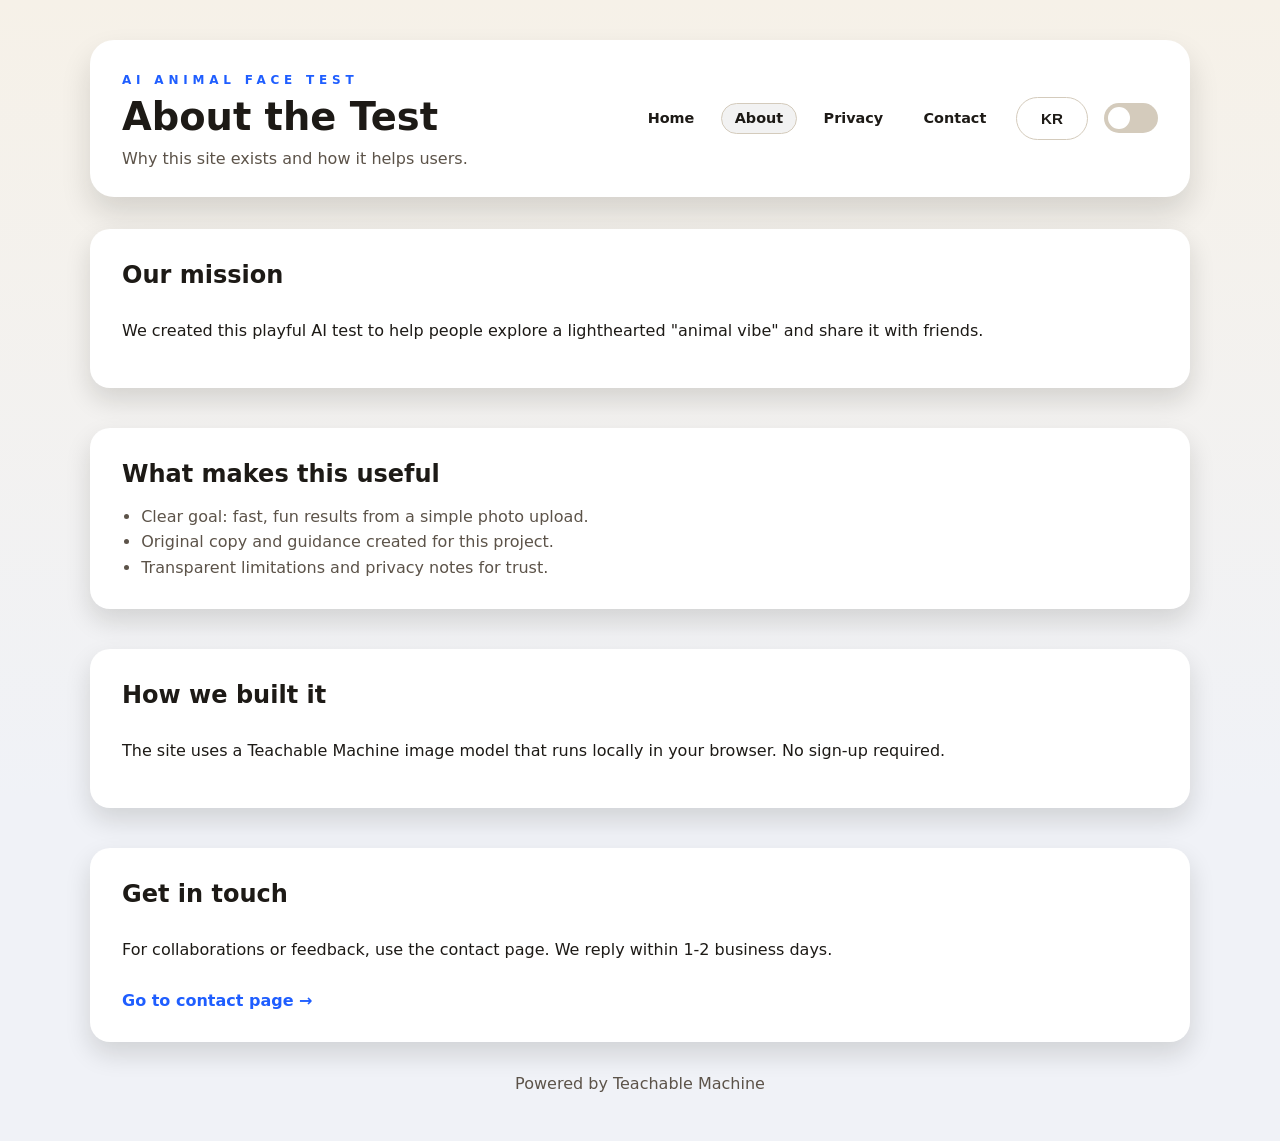
<file: about.html>
<!DOCTYPE html>
<html lang="en">
<head>
    <meta charset="UTF-8">
    <meta name="viewport" content="width=device-width, initial-scale=1.0">
    <meta name="google-adsense-account" content="ca-pub-6255813143992597">
    <title>About - AI Animal Face Test</title>
    <meta name="description" content="Learn more about the AI Animal Face Test, our mission, and how we built this fun and playful tool.">
    <meta property="og:title" content="About - AI Animal Face Test">
    <meta property="og:description" content="Learn more about the AI Animal Face Test, our mission, and how we built this fun and playful tool.">
    <meta property="og:image" content="https://product-2m0.pages.dev/preview.jpg">
    <meta property="og:url" content="https://product-2m0.pages.dev/about.html">
    <meta property="og:type" content="website">
    <meta name="twitter:card" content="summary_large_image">
    <meta name="twitter:title" content="About - AI Animal Face Test">
    <meta name="twitter:description" content="Learn more about the AI Animal Face Test, our mission, and how we built this fun and playful tool.">
    <meta name="twitter:image" content="https://product-2m0.pages.dev/preview.jpg">
    <link rel="canonical" href="https://product-2m0.pages.dev/about.html">
    <link rel="icon" href="favicon.ico" type="image/x-icon">
    <script async src="https://pagead2.googlesyndication.com/pagead/js/adsbygoogle.js?client=ca-pub-6255813143992597"
        crossorigin="anonymous"></script>
    <link rel="preload" href="style.css" as="style" onload="this.onload=null;this.rel='stylesheet'">
    <noscript><link rel="stylesheet" href="style.css"></noscript>
    <!-- Google tag (gtag.js) -->
    <script async src="https://www.googletagmanager.com/gtag/js?id=G-5FQBLVMGWJ"></script>
    <script>
      window.dataLayer = window.dataLayer || [];
      function gtag(){dataLayer.push(arguments);}
      gtag('js', new Date());

      gtag('config', 'G-5FQBLVMGWJ');
    </script>
    <script type="text/javascript">
        (function(c,l,a,r,i,t,y){
            c[a]=c[a]||function(){(c[a].q=c[a].q||[]).push(arguments)};
            t=l.createElement(r);t.async=1;t.src="https://www.clarity.ms/tag/"+i;
            y=l.getElementsByTagName(r)[0];y.parentNode.insertBefore(t,y);
        })(window, document, "clarity", "script", "v5qmtivxlv");
    </script>
    <script type="application/ld+json">
    {
      "@context": "https://schema.org",
      "@type": "WebPage",
      "url": "https://product-2m0.pages.dev/about.html",
      "name": "About - AI Animal Face Test",
      "description": "Learn more about the AI Animal Face Test, our mission, and how we built this fun and playful tool."
    }
    </script>
</head>
<body>
    <header class="topbar">
        <div class="brand">
            <span class="brand-kicker" data-i18n="kicker">AI Animal Face Test</span>
            <h1 data-i18n="aboutPageTitle">About the Test</h1>
            <p data-i18n="aboutPageSubtitle">Why this site exists and how it helps users.</p>
        </div>
        <div class="topbar-actions">
            <nav class="topbar-nav">
                <a href="index.html" data-i18n="navHome">Home</a>
                <a href="about.html" class="active" data-i18n="navAbout">About</a>
                <a href="privacy.html" data-i18n="navPrivacy">Privacy</a>
                <a href="contact.html" data-i18n="navContact">Contact</a>
            </nav>
            <button id="language-toggle" class="ghost">KR</button>
            <label class="theme-switch">
                <input type="checkbox" id="theme-toggle">
                <span class="slider"></span>
            </label>
        </div>
    </header>

    <main class="page content-page">
        <section class="card content-card">
            <h2 data-i18n="aboutMissionTitle">Our mission</h2>
            <p data-i18n="aboutMissionBody">We created this playful AI test to help people explore a lighthearted "animal vibe" and share it with friends.</p>
        </section>
        <section class="card content-card">
            <h2 data-i18n="aboutValueTitle">What makes this useful</h2>
            <ul class="content-list">
                <li data-i18n="aboutValueItem1">Clear goal: fast, fun results from a simple photo upload.</li>
                <li data-i18n="aboutValueItem2">Original copy and guidance created for this project.</li>
                <li data-i18n="aboutValueItem3">Transparent limitations and privacy notes for trust.</li>
            </ul>
        </section>
        <section class="card content-card">
            <h2 data-i18n="aboutHowTitle">How we built it</h2>
            <p data-i18n="aboutHowBody">The site uses a Teachable Machine image model that runs locally in your browser. No sign-up required.</p>
        </section>
        <section class="card content-card">
            <h2 data-i18n="aboutContactTitle">Get in touch</h2>
            <p data-i18n="aboutContactBody">For collaborations or feedback, use the contact page. We reply within 1-2 business days.</p>
            <a class="text-link" href="contact.html" data-i18n="aboutContactLink">Go to contact page →</a>
        </section>
    </main>

    <footer class="footer">
        <span data-i18n="footer">Powered by Teachable Machine</span>
    </footer>

    <script type="module" src="main.js"></script>
</body>
</html>
</file>
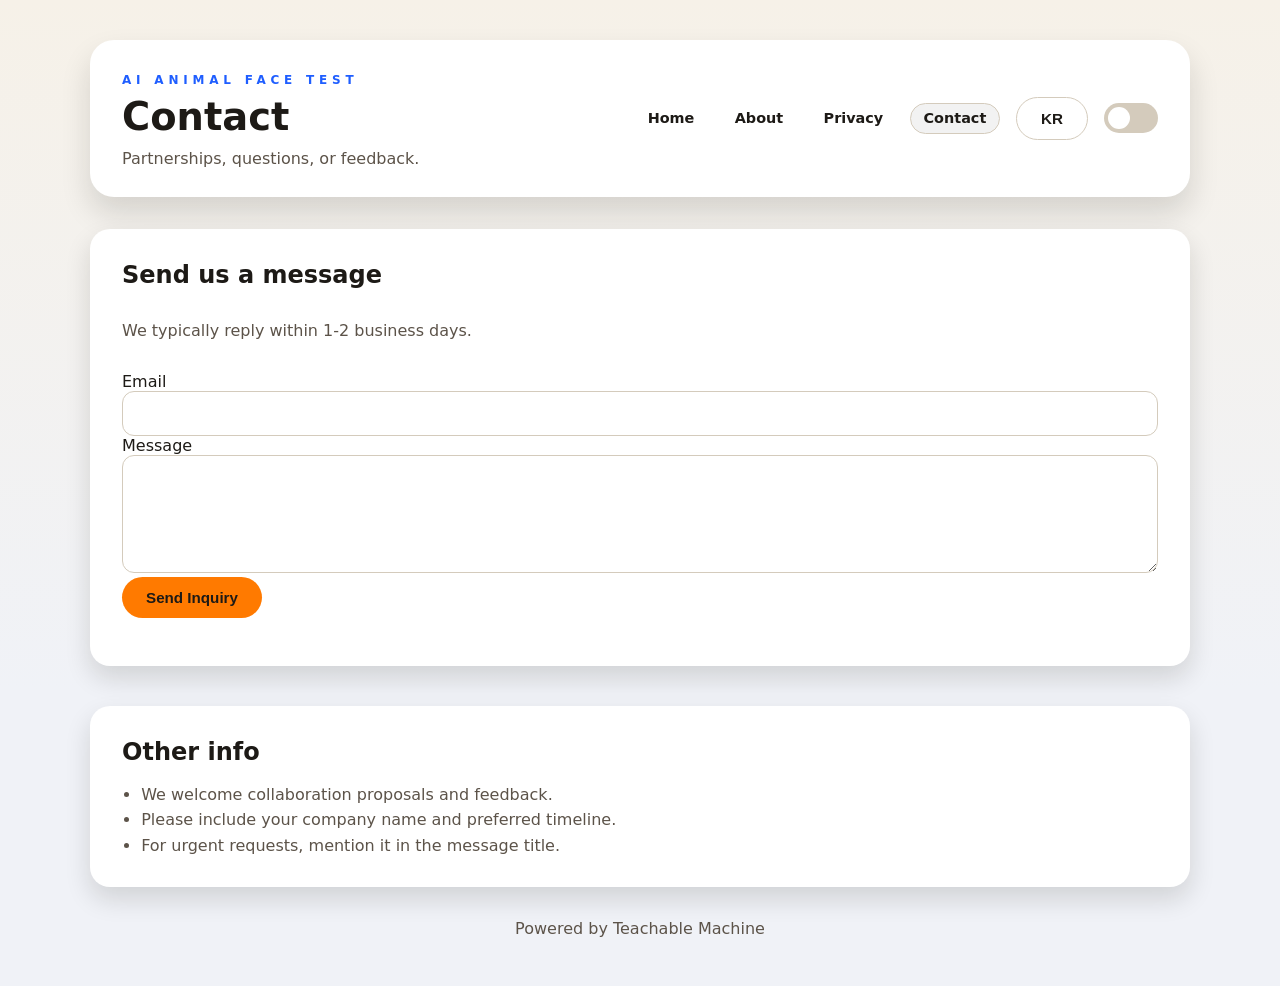
<file: contact.html>
<!DOCTYPE html>
<html lang="en">
<head>
    <meta charset="UTF-8">
    <meta name="viewport" content="width=device-width, initial-scale=1.0">
    <meta name="google-adsense-account" content="ca-pub-6255813143992597">
    <title>Contact Us - AI Animal Face Test</title>
    <meta name="description" content="Contact us for partnerships, questions, or feedback about the AI Animal Face Test.">
    <meta property="og:title" content="Contact Us - AI Animal Face Test">
    <meta property="og:description" content="Contact us for partnerships, questions, or feedback about the AI Animal Face Test.">
    <meta property="og:image" content="https://product-2m0.pages.dev/preview.jpg">
    <meta property="og:url" content="https://product-2m0.pages.dev/contact.html">
    <meta property="og:type" content="website">
    <meta name="twitter:card" content="summary_large_image">
    <meta name="twitter:title" content="Contact Us - AI Animal Face Test">
    <meta name="twitter:description" content="Contact us for partnerships, questions, or feedback about the AI Animal Face Test.">
    <meta name="twitter:image" content="https://product-2m0.pages.dev/preview.jpg">
    <link rel="canonical" href="https://product-2m0.pages.dev/contact.html">
    <link rel="icon" href="favicon.ico" type="image/x-icon">
    <script async src="https://pagead2.googlesyndication.com/pagead/js/adsbygoogle.js?client=ca-pub-6255813143992597"
        crossorigin="anonymous"></script>
    <link rel="preload" href="style.css" as="style" onload="this.onload=null;this.rel='stylesheet'">
    <noscript><link rel="stylesheet" href="style.css"></noscript>
    <!-- Google tag (gtag.js) -->
    <script async src="https://www.googletagmanager.com/gtag/js?id=G-5FQBLVMGWJ"></script>
    <script>
      window.dataLayer = window.dataLayer || [];
      function gtag(){dataLayer.push(arguments);}
      gtag('js', new Date());

      gtag('config', 'G-5FQBLVMGWJ');
    </script>
    <script type="text/javascript">
        (function(c,l,a,r,i,t,y){
            c[a]=c[a]||function(){(c[a].q=c[a].q||[]).push(arguments)};
            t=l.createElement(r);t.async=1;t.src="https://www.clarity.ms/tag/"+i;
            y=l.getElementsByTagName(r)[0];y.parentNode.insertBefore(t,y);
        })(window, document, "clarity", "script", "v5qmtivxlv");
    </script>
    <script type="application/ld+json">
    {
      "@context": "https://schema.org",
      "@type": "WebPage",
      "url": "https://product-2m0.pages.dev/contact.html",
      "name": "Contact Us - AI Animal Face Test",
      "description": "Contact us for partnerships, questions, or feedback about the AI Animal Face Test."
    }
    </script>
</head>
<body>
    <header class="topbar">
        <div class="brand">
            <span class="brand-kicker" data-i18n="kicker">AI Animal Face Test</span>
            <h1 data-i18n="contactPageTitle">Contact</h1>
            <p data-i18n="contactPageSubtitle">Partnerships, questions, or feedback.</p>
        </div>
        <div class="topbar-actions">
            <nav class="topbar-nav">
                <a href="index.html" data-i18n="navHome">Home</a>
                <a href="about.html" data-i18n="navAbout">About</a>
                <a href="privacy.html" data-i18n="navPrivacy">Privacy</a>
                <a href="contact.html" class="active" data-i18n="navContact">Contact</a>
            </nav>
            <button id="language-toggle" class="ghost">KR</button>
            <label class="theme-switch">
                <input type="checkbox" id="theme-toggle">
                <span class="slider"></span>
            </label>
        </div>
    </header>

    <main class="page content-page">
        <section class="card content-card">
            <h2 data-i18n="contactFormTitle">Send us a message</h2>
            <p class="muted" data-i18n="contactFormHint">We typically reply within 1-2 business days.</p>
            <form id="inquiry-form" action="https://formspree.io/f/mzdebved" method="POST">
                <label for="email" data-i18n="emailLabel">Email</label>
                <input type="email" id="email" name="email" required>

                <label for="message" data-i18n="messageLabel">Message</label>
                <textarea id="message" name="message" rows="5" required></textarea>

                <button type="submit" data-i18n="submitButton">Send Inquiry</button>
            </form>
            <div id="form-status" class="form-status"></div>
        </section>
        <section class="card content-card">
            <h2 data-i18n="contactOtherTitle">Other info</h2>
            <ul class="content-list">
                <li data-i18n="contactOtherItem1">We welcome collaboration proposals and feedback.</li>
                <li data-i18n="contactOtherItem2">Please include your company name and preferred timeline.</li>
                <li data-i18n="contactOtherItem3">For urgent requests, mention it in the message title.</li>
            </ul>
        </section>
    </main>

    <footer class="footer">
        <span data-i18n="footer">Powered by Teachable Machine</span>
    </footer>

    <script type="module" src="main.js"></script>
</body>
</html>
</file>
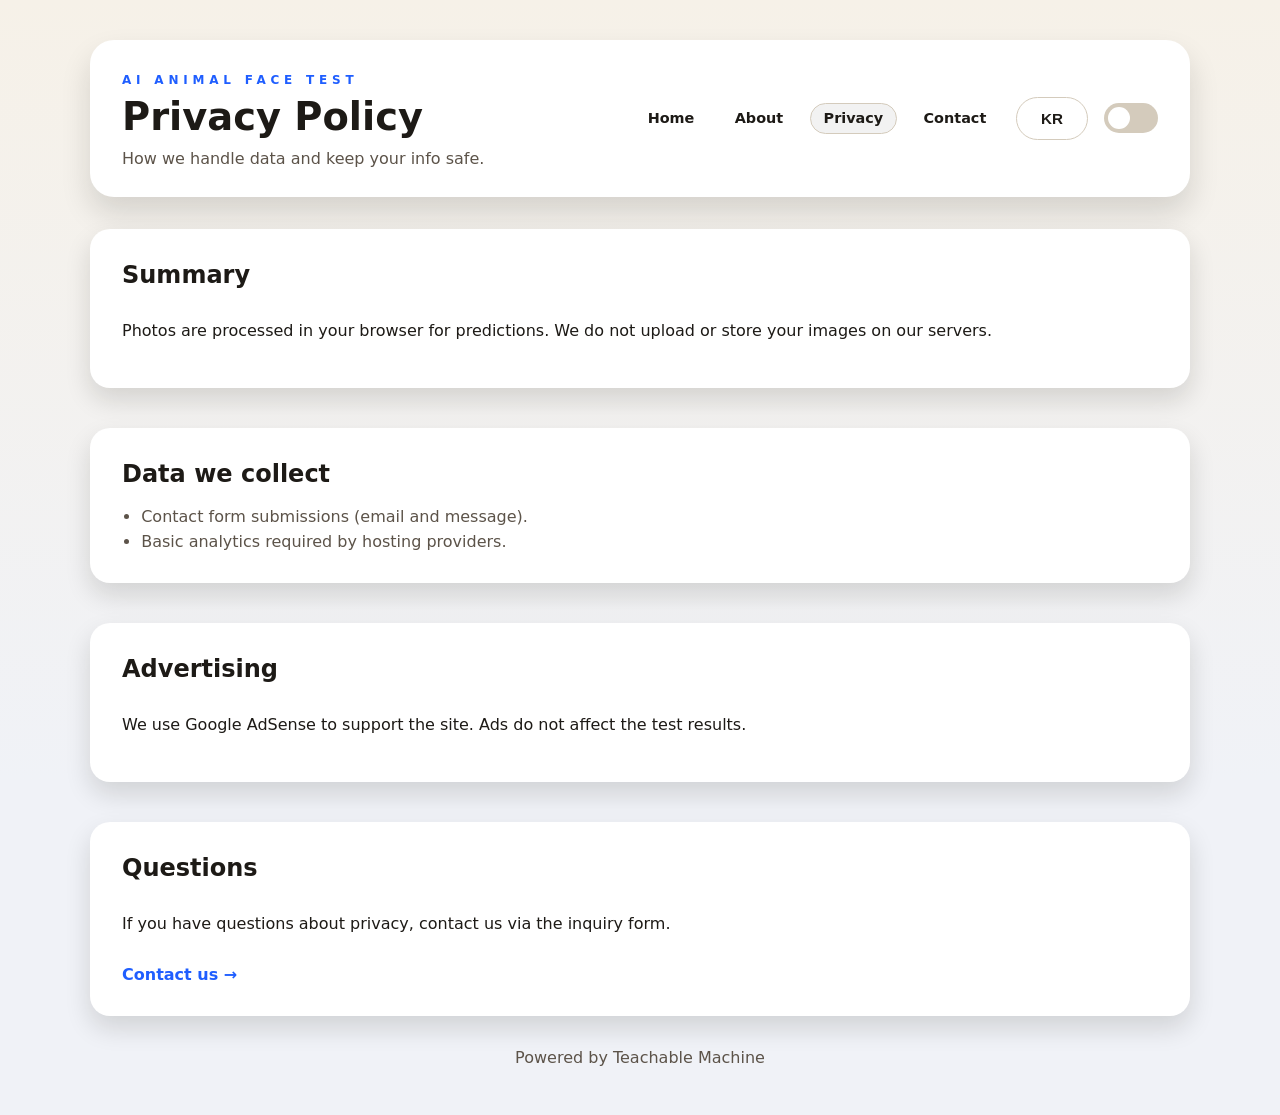
<file: privacy.html>
<!DOCTYPE html>
<html lang="en">
<head>
    <meta charset="UTF-8">
    <meta name="viewport" content="width=device-width, initial-scale=1.0">
    <meta name="google-adsense-account" content="ca-pub-6255813143992597">
    <title>Privacy Policy - AI Animal Face Test</title>
    <meta name="description" content="Read our privacy policy to understand how we handle your data and protect your privacy on the AI Animal Face Test website.">
    <meta property="og:title" content="Privacy Policy - AI Animal Face Test">
    <meta property="og:description" content="Read our privacy policy to understand how we handle your data and protect your privacy on the AI Animal Face Test website.">
    <meta property="og:image" content="https://product-2m0.pages.dev/preview.jpg">
    <meta property="og:url" content="https://product-2m0.pages.dev/privacy.html">
    <meta property="og:type" content="website">
    <meta name="twitter:card" content="summary_large_image">
    <meta name="twitter:title" content="Privacy Policy - AI Animal Face Test">
    <meta name="twitter:description" content="Read our privacy policy to understand how we handle your data and protect your privacy on the AI Animal Face Test website.">
    <meta name="twitter:image" content="https://product-2m0.pages.dev/preview.jpg">
    <link rel="canonical" href="https://product-2m0.pages.dev/privacy.html">
    <link rel="icon" href="favicon.ico" type="image/x-icon">
    <script async src="https://pagead2.googlesyndication.com/pagead/js/adsbygoogle.js?client=ca-pub-6255813143992597"
        crossorigin="anonymous"></script>
    <link rel="preload" href="style.css" as="style" onload="this.onload=null;this.rel='stylesheet'">
    <noscript><link rel="stylesheet" href="style.css"></noscript>
    <!-- Google tag (gtag.js) -->
    <script async src="https://www.googletagmanager.com/gtag/js?id=G-5FQBLVMGWJ"></script>
    <script>
      window.dataLayer = window.dataLayer || [];
      function gtag(){dataLayer.push(arguments);}
      gtag('js', new Date());

      gtag('config', 'G-5FQBLVMGWJ');
    </script>
    <script type="text/javascript">
        (function(c,l,a,r,i,t,y){
            c[a]=c[a]||function(){(c[a].q=c[a].q||[]).push(arguments)};
            t=l.createElement(r);t.async=1;t.src="https://www.clarity.ms/tag/"+i;
            y=l.getElementsByTagName(r)[0];y.parentNode.insertBefore(t,y);
        })(window, document, "clarity", "script", "v5qmtivxlv");
    </script>
    <script type="application/ld+json">
    {
      "@context": "https://schema.org",
      "@type": "WebPage",
      "url": "https://product-2m0.pages.dev/privacy.html",
      "name": "Privacy Policy - AI Animal Face Test",
      "description": "Read our privacy policy to understand how we handle your data and protect your privacy on the AI Animal Face Test website."
    }
    </script>
</head>
<body>
    <header class="topbar">
        <div class="brand">
            <span class="brand-kicker" data-i18n="kicker">AI Animal Face Test</span>
            <h1 data-i18n="privacyPageTitle">Privacy Policy</h1>
            <p data-i18n="privacyPageSubtitle">How we handle data and keep your info safe.</p>
        </div>
        <div class="topbar-actions">
            <nav class="topbar-nav">
                <a href="index.html" data-i18n="navHome">Home</a>
                <a href="about.html" data-i18n="navAbout">About</a>
                <a href="privacy.html" class="active" data-i18n="navPrivacy">Privacy</a>
                <a href="contact.html" data-i18n="navContact">Contact</a>
            </nav>
            <button id="language-toggle" class="ghost">KR</button>
            <label class="theme-switch">
                <input type="checkbox" id="theme-toggle">
                <span class="slider"></span>
            </label>
        </div>
    </header>

    <main class="page content-page">
        <section class="card content-card">
            <h2 data-i18n="privacyPolicyTitle">Summary</h2>
            <p data-i18n="privacyPolicyBody">Photos are processed in your browser for predictions. We do not upload or store your images on our servers.</p>
        </section>
        <section class="card content-card">
            <h2 data-i18n="privacyDataTitle">Data we collect</h2>
            <ul class="content-list">
                <li data-i18n="privacyDataItem1">Contact form submissions (email and message).</li>
                <li data-i18n="privacyDataItem2">Basic analytics required by hosting providers.</li>
            </ul>
        </section>
        <section class="card content-card">
            <h2 data-i18n="privacyAdsTitle">Advertising</h2>
            <p data-i18n="privacyAdsBody">We use Google AdSense to support the site. Ads do not affect the test results.</p>
        </section>
        <section class="card content-card">
            <h2 data-i18n="privacyContactTitle">Questions</h2>
            <p data-i18n="privacyContactBody">If you have questions about privacy, contact us via the inquiry form.</p>
            <a class="text-link" href="contact.html" data-i18n="privacyContactLink">Contact us →</a>
        </section>
    </main>

    <footer class="footer">
        <span data-i18n="footer">Powered by Teachable Machine</span>
    </footer>

    <script type="module" src="main.js"></script>
</body>
</html>
</file>
<file: style.css>
:root {
    --bg-color: #f6f1e8;
    --text-color: #1d1a16;
    --muted-text: #5c5349;
    --card-bg: #ffffff;
    --border-color: #d4cbbc;
    --primary: #ff7a00;
    --secondary: #1f5eff;
    --shadow: rgba(20, 18, 15, 0.14);
}

body.dark {
    --bg-color: #0f1115;
    --text-color: #f5f5f5;
    --muted-text: #c4c9d6;
    --card-bg: #1b1e24;
    --border-color: #2b2f3a;
    --primary: #ffb703;
    --secondary: #6ee7ff;
    --shadow: rgba(0, 0, 0, 0.4);
}

* {
    box-sizing: border-box;
}

body {
    margin: 0;
    font-family: "Noto Sans KR", system-ui, sans-serif;
    background: linear-gradient(180deg, var(--bg-color), #f0f2f7 70%);
    color: var(--text-color);
    min-height: 100vh;
    padding: 2.5rem 1.5rem 3rem;
}

body.dark {
    background: linear-gradient(180deg, var(--bg-color), #0b0d12 70%);
}

.page {
    max-width: 1100px;
    margin: 2rem auto 0;
    display: flex;
    flex-direction: column;
    gap: 2.5rem;
}

.topbar {
    max-width: 1100px;
    margin: 0 auto;
    padding: 1.8rem 2rem;
    background: var(--card-bg);
    border-radius: 24px;
    display: flex;
    align-items: center;
    justify-content: space-between;
    gap: 2rem;
    box-shadow: 0 16px 30px var(--shadow);
}

.brand h1 {
    margin: 0.4rem 0 0.6rem;
    font-size: clamp(2rem, 3vw, 2.8rem);
}

.brand p {
    margin: 0;
    color: var(--muted-text);
}

.brand-kicker {
    text-transform: uppercase;
    letter-spacing: 0.3rem;
    font-size: 0.75rem;
    color: var(--secondary);
    font-weight: 600;
}

.topbar-actions {
    display: flex;
    align-items: center;
    gap: 1rem;
    flex-wrap: wrap;
}

.topbar-nav {
    display: flex;
    gap: 0.8rem;
    flex-wrap: wrap;
}

.topbar-nav a {
    text-decoration: none;
    color: var(--text-color);
    font-weight: 600;
    font-size: 0.9rem;
    padding: 0.4rem 0.8rem;
    border-radius: 999px;
    border: 1px solid transparent;
}

.topbar-nav a.active {
    border-color: var(--border-color);
    background: rgba(0, 0, 0, 0.05);
}

body.dark .topbar-nav a.active {
    background: rgba(255, 255, 255, 0.08);
}

button {
    border: none;
    border-radius: 999px;
    padding: 0.75rem 1.5rem;
    font-size: 0.95rem;
    font-weight: 600;
    background: var(--primary);
    color: #1d1a16;
    cursor: pointer;
}

button.ghost {
    background: transparent;
    color: var(--text-color);
    border: 1px solid var(--border-color);
}

.theme-switch {
    position: relative;
    display: inline-block;
    width: 54px;
    height: 30px;
}

.theme-switch input {
    opacity: 0;
    width: 0;
    height: 0;
}

.slider {
    position: absolute;
    inset: 0;
    border-radius: 999px;
    background: var(--border-color);
    transition: 0.3s;
}

.slider::before {
    content: "";
    position: absolute;
    height: 22px;
    width: 22px;
    left: 4px;
    bottom: 4px;
    background: #ffffff;
    border-radius: 50%;
    transition: 0.3s;
}

.theme-switch input:checked + .slider {
    background: var(--secondary);
}

.theme-switch input:checked + .slider::before {
    transform: translateX(24px);
}

.panel.grid {
    display: grid;
    grid-template-columns: repeat(auto-fit, minmax(300px, 1fr));
    gap: 1.6rem;
}

.content-grid {
    display: grid;
    grid-template-columns: repeat(auto-fit, minmax(260px, 1fr));
    gap: 1.6rem;
}

.card {
    background: var(--card-bg);
    border-radius: 20px;
    padding: 2rem;
    box-shadow: 0 12px 26px var(--shadow);
    display: flex;
    flex-direction: column;
    gap: 1rem;
}

.muted {
    color: var(--muted-text);
}

.content-page {
    margin-top: 2rem;
}

.text-link {
    color: var(--secondary);
    font-weight: 600;
    text-decoration: none;
}

.content-card h2 {
    margin: 0;
}

.content-list {
    margin: 0.2rem 0 0;
    padding-left: 1.2rem;
    color: var(--muted-text);
    display: grid;
    gap: 0.4rem;
}

.note {
    font-size: 0.9rem;
    color: var(--muted-text);
}

.faq h3 {
    margin: 0.4rem 0 0.2rem;
    font-size: 1rem;
}

.faq p {
    margin: 0 0 0.6rem;
    color: var(--muted-text);
}

input[type="file"],
input[type="email"],
textarea {
    width: 100%;
    border: 1px solid var(--border-color);
    border-radius: 12px;
    padding: 0.8rem 1rem;
    font-size: 1rem;
    background: transparent;
    color: var(--text-color);
}

textarea {
    resize: vertical;
}

.preview {
    border: 1px dashed var(--border-color);
    border-radius: 12px;
    padding: 1rem;
    min-height: 220px;
    display: flex;
    align-items: center;
    justify-content: center;
}

.preview img {
    max-width: 100%;
    max-height: 260px;
    border-radius: 12px;
    display: none;
}

.status {
    color: var(--muted-text);
    font-size: 0.95rem;
}

#label-container {
    display: grid;
    gap: 0.4rem;
}

.form-status {
    font-size: 0.9rem;
}

.form-status.success {
    color: #1b8e4b;
}

.comments h2 {
    margin-top: 0;
}

.footer {
    text-align: center;
    margin-top: 2rem;
    color: var(--muted-text);
}

@media (max-width: 900px) {
    .topbar {
        flex-direction: column;
        align-items: flex-start;
    }
}

@media (max-width: 600px) {
    body {
        padding: 1.8rem 1rem 2.5rem;
    }

    .topbar {
        padding: 1.4rem;
    }

    .card {
        padding: 1.5rem;
    }
}
</file>
